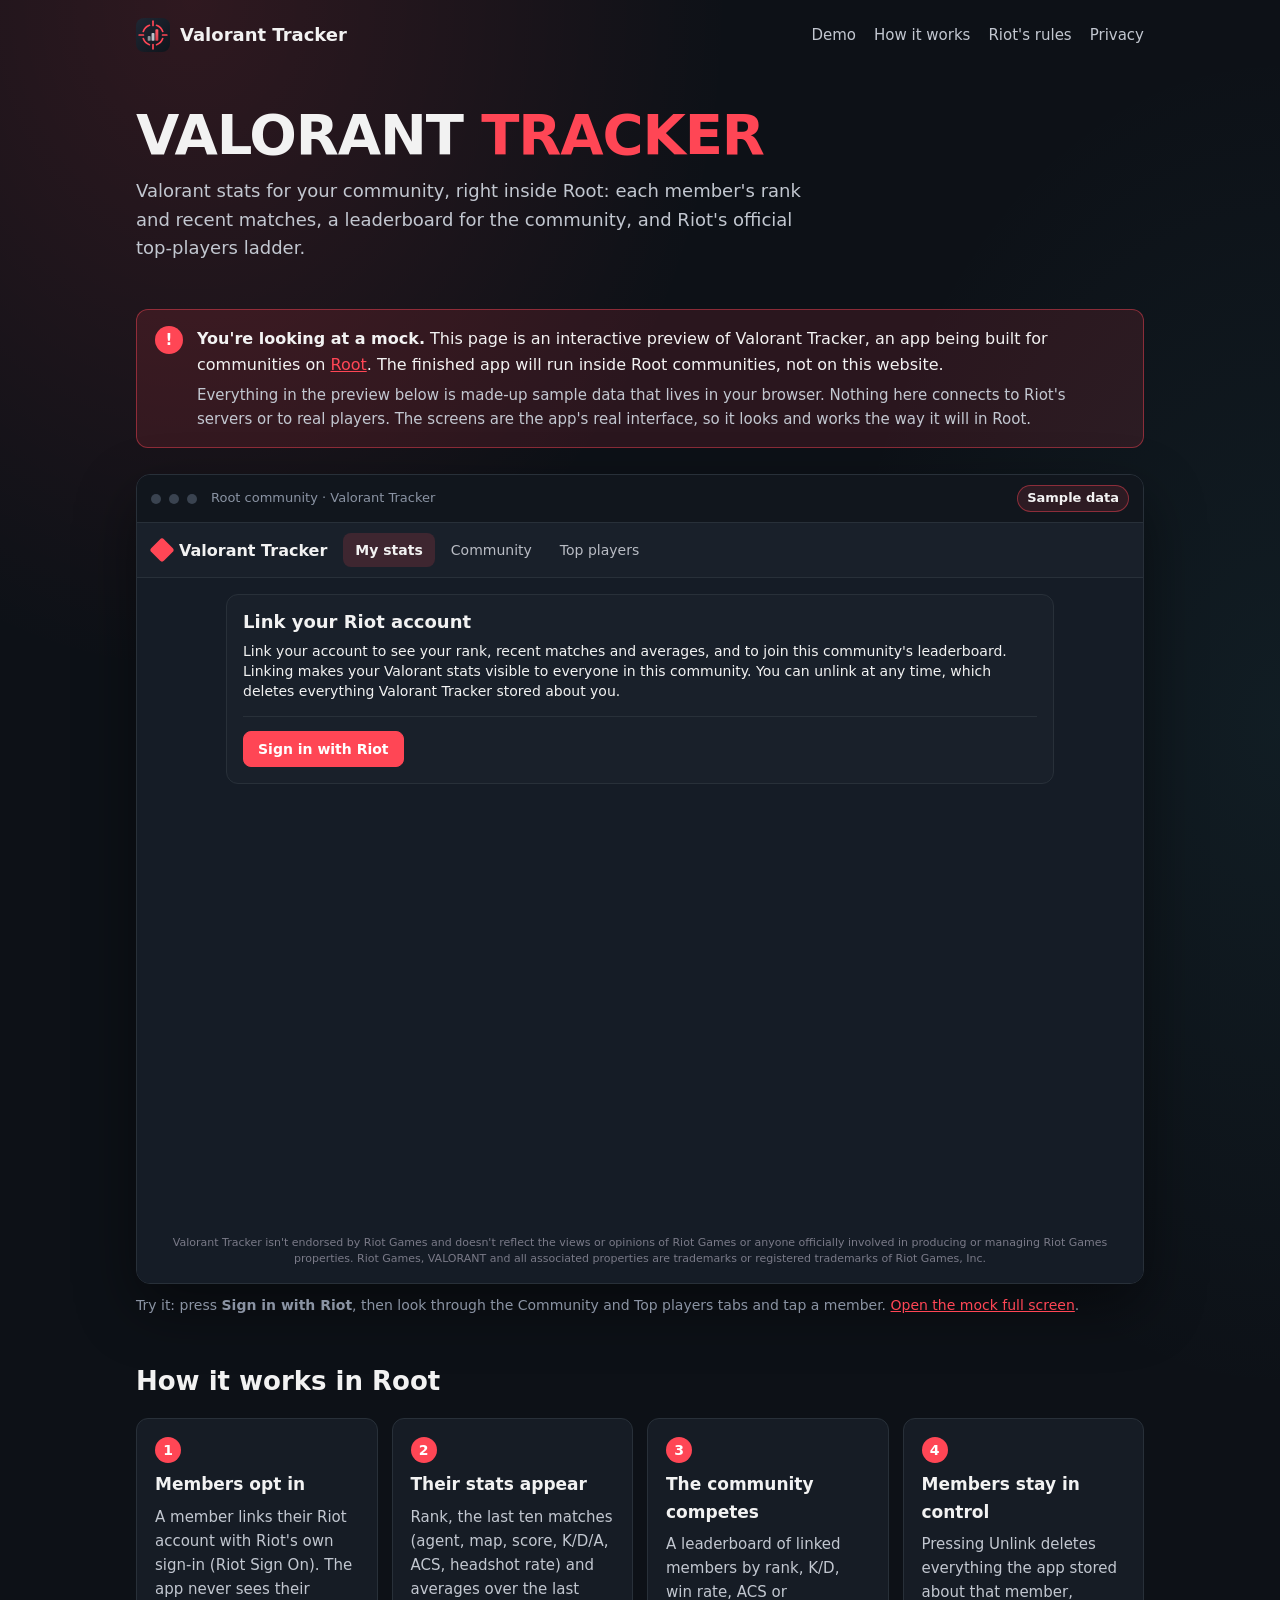
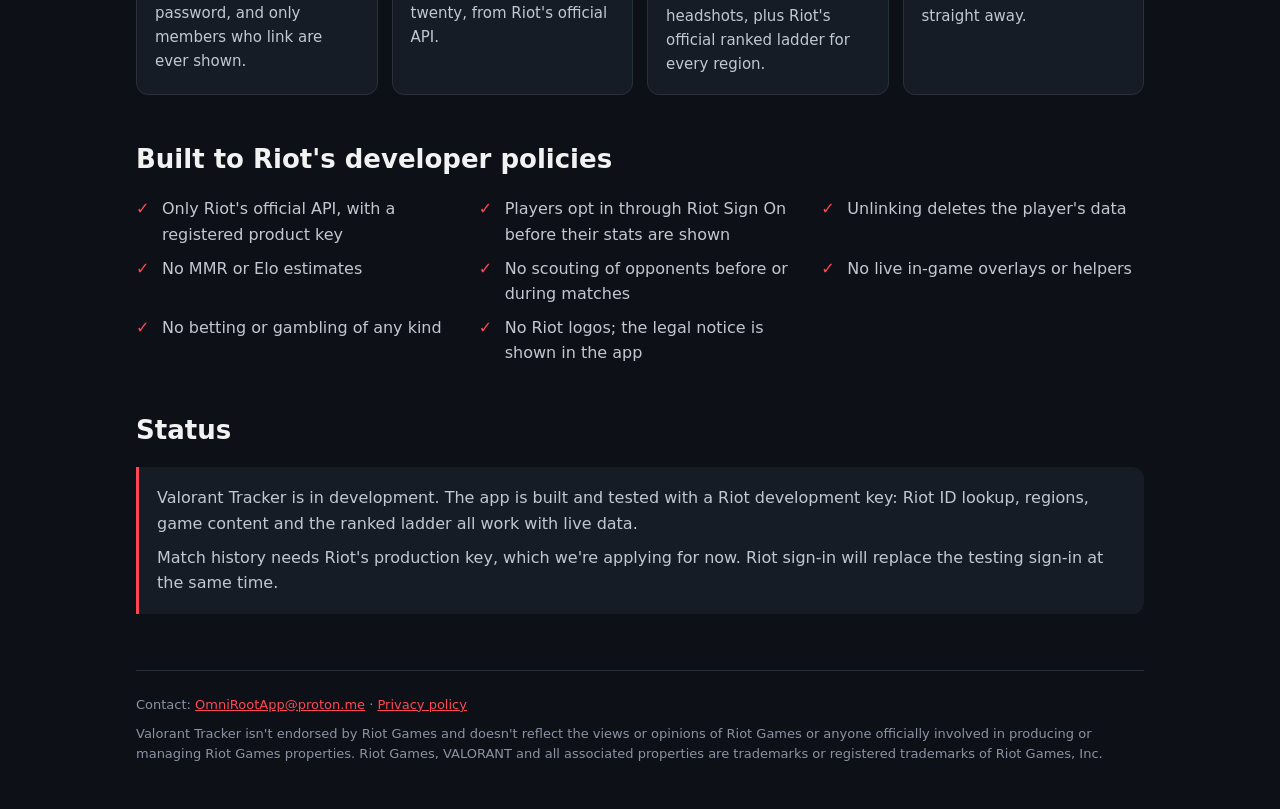
<file: index.html>
<!doctype html>
<html lang="en">
<head>
<meta charset="utf-8">
<meta name="viewport" content="width=device-width, initial-scale=1">
<title>Valorant Tracker for Root</title>
<meta name="description" content="Interactive mock of Valorant Tracker, an upcoming app that brings Valorant stats into Root communities.">
<link rel="icon" href="logo.svg" type="image/svg+xml">
<style>
  :root {
    color-scheme: dark;
    --bg: #0d1117;
    --surface: #161c25;
    --surface-2: #11161d;
    --border: #283039;
    --text: #f2f2f2;
    --text-2: #c2c7d0;
    --muted: #8a93a3;
    --accent: #ff4655;
    --accent-soft: rgba(255, 70, 85, .12);
  }
  * { box-sizing: border-box; }
  body {
    margin: 0;
    background:
      radial-gradient(ellipse 60% 40% at 15% 0%, rgba(255, 70, 85, .14), transparent 70%),
      radial-gradient(ellipse 50% 40% at 100% 30%, rgba(63, 168, 184, .08), transparent 70%),
      var(--bg);
    color: var(--text);
    font: 16px/1.6 system-ui, -apple-system, "Segoe UI", Roboto, sans-serif;
    -webkit-font-smoothing: antialiased;
  }
  a { color: var(--accent); }
  .wrap { max-width: 1040px; margin: 0 auto; padding: 0 16px; }

  header { display: flex; align-items: center; justify-content: space-between; gap: 12px; padding: 18px 0; flex-wrap: wrap; }
  .brand { display: flex; align-items: center; gap: 10px; font-weight: 800; font-size: 18px; color: var(--text); text-decoration: none; }
  .brand img { width: 34px; height: 34px; }
  nav { display: flex; gap: 18px; flex-wrap: wrap; }
  nav a { color: var(--text-2); text-decoration: none; font-size: 15px; }
  nav a:hover { color: var(--text); }

  .hero { padding: 36px 0 20px; }
  .hero h1 { margin: 0 0 12px; font-size: clamp(34px, 6vw, 56px); line-height: 1.05; font-weight: 900; letter-spacing: -.02em; text-transform: uppercase; }
  .hero h1 span { color: var(--accent); }
  .hero p { margin: 0; max-width: 680px; font-size: 18px; color: var(--text-2); }

  .notice { display: flex; gap: 14px; margin: 26px 0; padding: 16px 18px; border: 1px solid rgba(255, 70, 85, .45); border-radius: 12px; background: var(--accent-soft); }
  .notice b.icon { flex: none; display: grid; place-items: center; width: 28px; height: 28px; border-radius: 50%; background: var(--accent); color: #fff; font-size: 15px; }
  .notice p { margin: 0; color: var(--text); }
  .notice p + p { margin-top: 6px; color: var(--text-2); font-size: 15px; }

  .demo { border: 1px solid var(--border); border-radius: 14px; overflow: hidden; background: var(--surface); box-shadow: 0 24px 60px rgba(0, 0, 0, .45); }
  .demo-bar { display: flex; align-items: center; gap: 8px; padding: 10px 14px; border-bottom: 1px solid var(--border); background: var(--surface-2); font-size: 13px; color: var(--muted); }
  .demo-bar i { width: 10px; height: 10px; border-radius: 50%; background: #3a4350; }
  .demo-bar span { margin-left: 6px; }
  .demo-bar .label { margin-left: auto; padding: 2px 9px; border-radius: 999px; background: var(--accent-soft); border: 1px solid rgba(255, 70, 85, .45); color: var(--text); font-weight: 600; }
  .demo iframe { display: block; width: 100%; height: 760px; border: 0; background: #151c26; }
  .demo-foot { margin: 10px 0 0; font-size: 14px; color: var(--muted); }

  section { padding: 44px 0 0; }
  h2 { margin: 0 0 16px; font-size: 26px; }
  .grid { display: grid; grid-template-columns: repeat(auto-fit, minmax(240px, 1fr)); gap: 14px; }
  .card { padding: 18px; border: 1px solid var(--border); border-radius: 12px; background: var(--surface); }
  .card h3 { margin: 0 0 6px; font-size: 17px; }
  .card p { margin: 0; color: var(--text-2); font-size: 15px; }
  .step { display: inline-grid; place-items: center; width: 26px; height: 26px; margin-bottom: 8px; border-radius: 50%; background: var(--accent); color: #fff; font-weight: 800; font-size: 14px; }
  ul.rules { margin: 0; padding: 0; list-style: none; display: grid; grid-template-columns: repeat(auto-fit, minmax(300px, 1fr)); gap: 8px 20px; }
  ul.rules li { padding-left: 26px; position: relative; color: var(--text-2); }
  ul.rules li::before { content: "✓"; position: absolute; left: 0; color: var(--accent); font-weight: 800; }
  .status { padding: 18px; border-left: 3px solid var(--accent); background: var(--surface); border-radius: 0 12px 12px 0; color: var(--text-2); }
  .status p { margin: 0; }
  .status p + p { margin-top: 8px; }

  footer { margin-top: 56px; padding: 24px 0 36px; border-top: 1px solid var(--border); color: var(--muted); font-size: 13px; }
  footer p { margin: 0 0 8px; }

  @media (max-width: 640px) {
    .demo iframe { height: 680px; }
    .hero p { font-size: 16px; }
  }
</style>
</head>
<body>
<div class="wrap">
  <header>
    <a class="brand" href="./"><img src="logo.svg" alt="">Valorant Tracker</a>
    <nav>
      <a href="#demo">Demo</a>
      <a href="#how">How it works</a>
      <a href="#rules">Riot's rules</a>
      <a href="privacy.html">Privacy</a>
    </nav>
  </header>

  <div class="hero">
    <h1>Valorant <span>Tracker</span></h1>
    <p>Valorant stats for your community, right inside Root: each member's rank and recent matches, a leaderboard for the community, and Riot's official top-players ladder.</p>
  </div>

  <div class="notice" role="note">
    <b class="icon" aria-hidden="true">!</b>
    <div>
      <p><strong>You're looking at a mock.</strong> This page is an interactive preview of Valorant Tracker, an app being built for communities on <a href="https://www.rootapp.com" rel="noopener">Root</a>. The finished app will run inside Root communities, not on this website.</p>
      <p>Everything in the preview below is made-up sample data that lives in your browser. Nothing here connects to Riot's servers or to real players. The screens are the app's real interface, so it looks and works the way it will in Root.</p>
    </div>
  </div>

  <div id="demo" class="demo">
    <div class="demo-bar"><i></i><i></i><i></i><span>Root community · Valorant Tracker</span><b class="label">Sample data</b></div>
    <iframe src="demo/index.html" title="Valorant Tracker interactive mock"></iframe>
  </div>
  <p class="demo-foot">Try it: press <b>Sign in with Riot</b>, then look through the Community and Top players tabs and tap a member. <a href="demo/index.html" target="_blank" rel="noopener">Open the mock full screen</a>.</p>

  <section id="how">
    <h2>How it works in Root</h2>
    <div class="grid">
      <div class="card"><span class="step">1</span><h3>Members opt in</h3><p>A member links their Riot account with Riot's own sign-in (Riot Sign On). The app never sees their password, and only members who link are ever shown.</p></div>
      <div class="card"><span class="step">2</span><h3>Their stats appear</h3><p>Rank, the last ten matches (agent, map, score, K/D/A, ACS, headshot rate) and averages over the last twenty, from Riot's official API.</p></div>
      <div class="card"><span class="step">3</span><h3>The community competes</h3><p>A leaderboard of linked members by rank, K/D, win rate, ACS or headshots, plus Riot's official ranked ladder for every region.</p></div>
      <div class="card"><span class="step">4</span><h3>Members stay in control</h3><p>Pressing Unlink deletes everything the app stored about that member, straight away.</p></div>
    </div>
  </section>

  <section id="rules">
    <h2>Built to Riot's developer policies</h2>
    <ul class="rules">
      <li>Only Riot's official API, with a registered product key</li>
      <li>Players opt in through Riot Sign On before their stats are shown</li>
      <li>Unlinking deletes the player's data</li>
      <li>No MMR or Elo estimates</li>
      <li>No scouting of opponents before or during matches</li>
      <li>No live in-game overlays or helpers</li>
      <li>No betting or gambling of any kind</li>
      <li>No Riot logos; the legal notice is shown in the app</li>
    </ul>
  </section>

  <section id="status">
    <h2>Status</h2>
    <div class="status">
      <p>Valorant Tracker is in development. The app is built and tested with a Riot development key: Riot ID lookup, regions, game content and the ranked ladder all work with live data.</p>
      <p>Match history needs Riot's production key, which we're applying for now. Riot sign-in will replace the testing sign-in at the same time.</p>
    </div>
  </section>

  <footer>
    <p>Contact: <a href="mailto:OmniRootApp@proton.me">OmniRootApp@proton.me</a> · <a href="privacy.html">Privacy policy</a></p>
    <p>Valorant Tracker isn't endorsed by Riot Games and doesn't reflect the views or opinions of Riot Games or anyone officially involved in producing or managing Riot Games properties. Riot Games, VALORANT and all associated properties are trademarks or registered trademarks of Riot Games, Inc.</p>
  </footer>
</div>
</body>
</html>
</file>
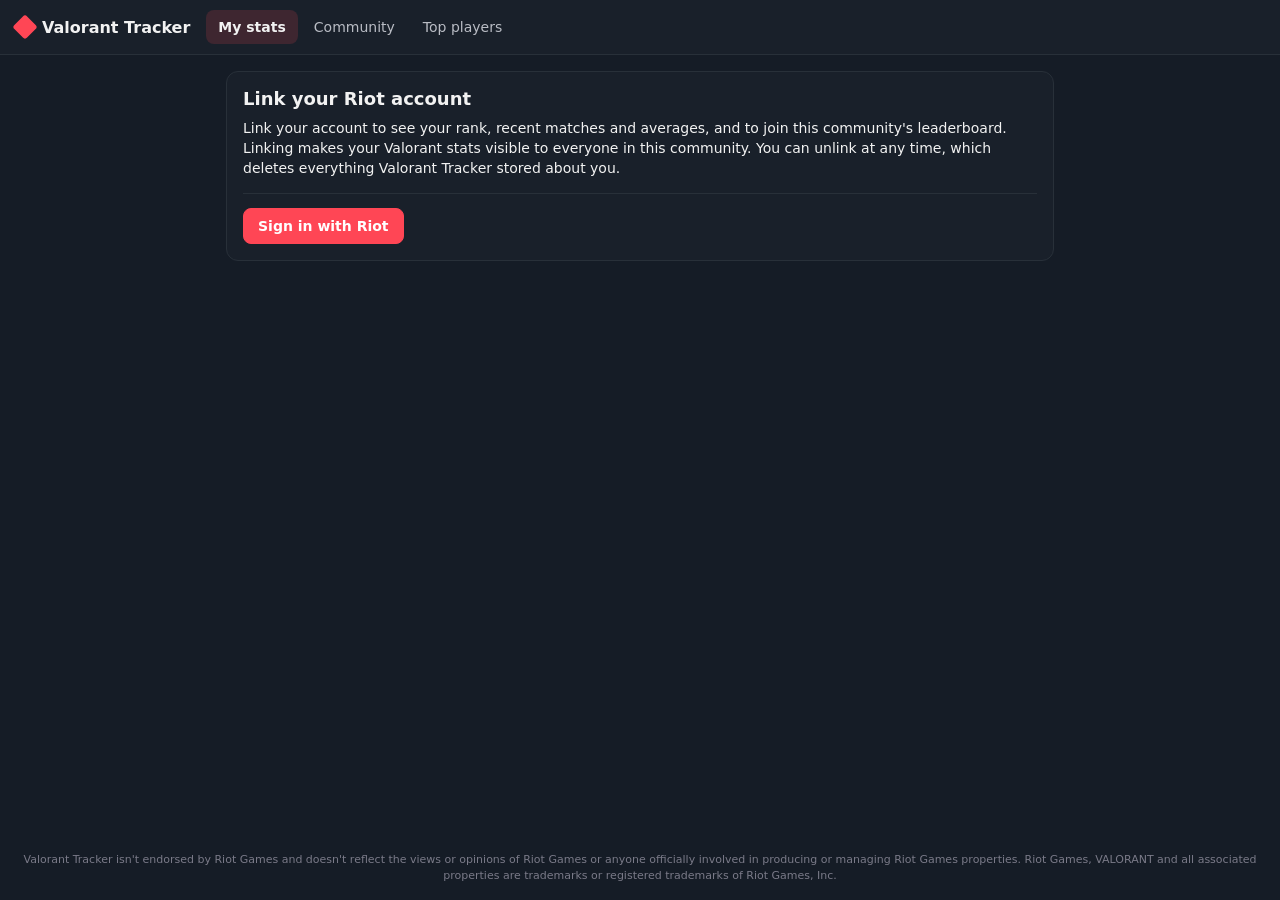
<file: demo/index.html>
<!doctype html>
<html lang="en">
  <head>
    <meta charset="utf-8" />
    <meta name="viewport" content="width=device-width, initial-scale=1" />
    <meta name="description" content="Valorant Tracker" />
    <title>Valorant Tracker</title>
    <script>
      // Local testing only: the dev server runs on these ports (set in server/.env) so it doesn't
      // clash with GameHub (18080-18082) or the project on 8080-8082.
      if (location.hostname === "localhost" || location.hostname === "127.0.0.1") {
        window.__rootDevConfig = { wsPort: 18180, httpPort: 18181, wsUpdatePort: 18182 };
      }
    </script>
    <script type="module" crossorigin src="./assets/index-bXhIFFec.js"></script>
    <link rel="stylesheet" crossorigin href="./assets/index-BJ7CQq2V.css">
  </head>

  <body>
    <div id="root"></div>
  </body>
</html>
</file>
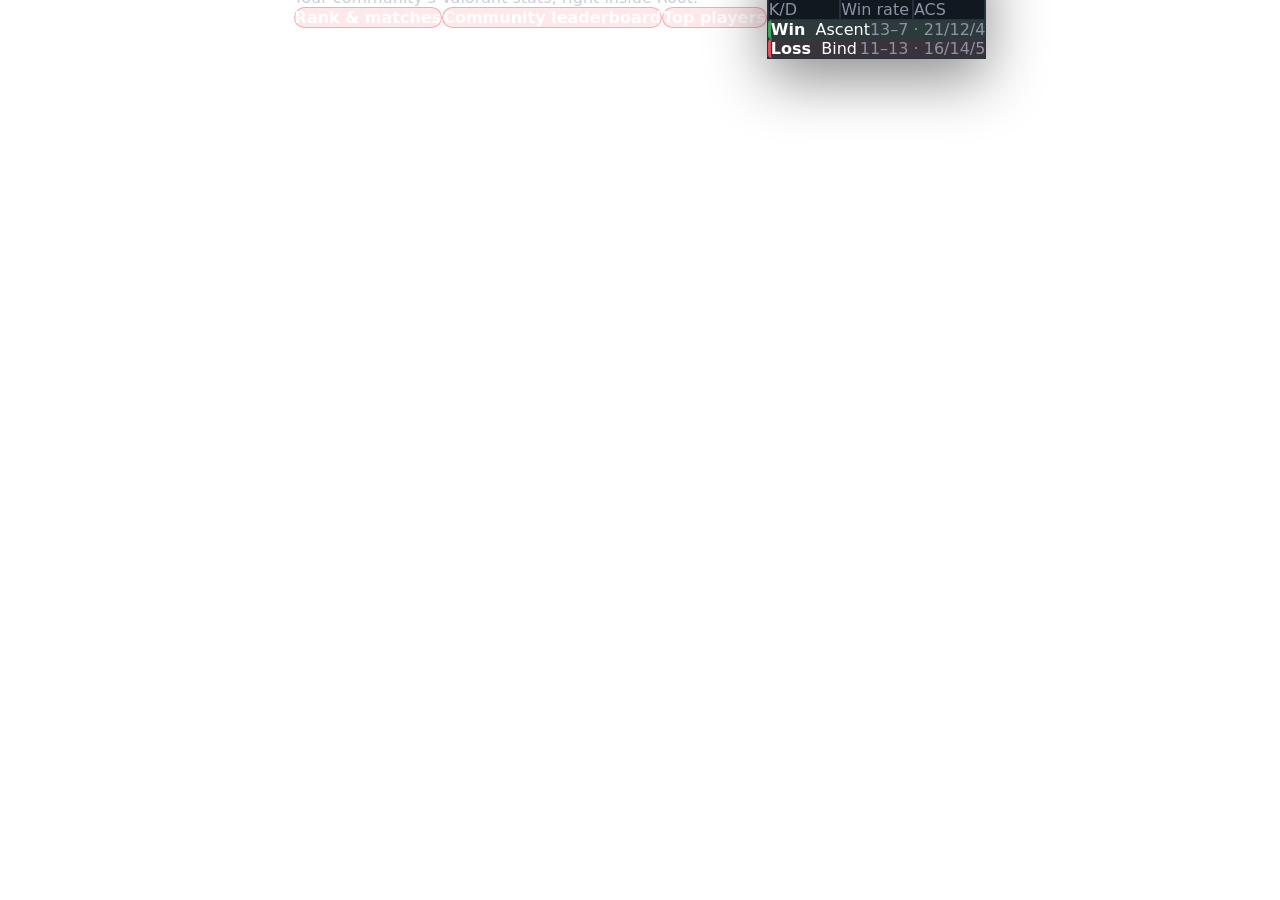
<file: banner.html>
<!doctype html>
<html><head><meta charset="utf-8"><style>
html,body{margin:0}
body{width:var(--w);height:var(--h);overflow:hidden;font-family:"Inter","Segoe UI",system-ui,sans-serif;color:#fff;position:relative;
 background:radial-gradient(ellipse 45% 85% at 18% 45%, rgba(255,70,85,.22) 0%, transparent 70%),
            radial-gradient(ellipse 45% 90% at 92% 100%, rgba(63,168,184,.18) 0%, transparent 70%),
            linear-gradient(110deg,#161c25 0%,#10151c 55%,#0b0f15 100%)}
.grid{position:absolute;inset:0;background-image:linear-gradient(rgba(255,255,255,.035) 1px,transparent 1px),linear-gradient(90deg,rgba(255,255,255,.035) 1px,transparent 1px);background-size:calc(var(--h)*.1) calc(var(--h)*.1)}
.slash{position:absolute;top:-10%;height:120%;width:calc(var(--h)*.06);background:#ff4655;opacity:.12;transform:skewX(-18deg)}
.wrap{position:absolute;inset:0;display:flex;align-items:center;justify-content:center;gap:calc(var(--h)*.1)}
.left{display:flex;align-items:center;gap:calc(var(--h)*.07)}
.logo{width:calc(var(--h)*.42);height:calc(var(--h)*.42);filter:drop-shadow(0 16px 36px rgba(255,70,85,.3))}
h1{margin:0;font-size:calc(var(--h)*.2);font-weight:900;letter-spacing:-.02em;line-height:1;text-transform:uppercase}
h1 span{color:#ff4655}
p{margin:calc(var(--h)*.035) 0 calc(var(--h)*.05);font-size:calc(var(--h)*.062);color:#c9ced8}
.pills{display:flex;gap:calc(var(--h)*.02)}
.pill{padding:calc(var(--h)*.014) calc(var(--h)*.034);border-radius:999px;background:rgba(255,70,85,.12);border:1.5px solid rgba(255,70,85,.4);font-size:calc(var(--h)*.042);font-weight:600;white-space:nowrap}
.card{width:calc(var(--h)*.9);padding:calc(var(--h)*.045);border-radius:calc(var(--h)*.04);background:rgba(25,32,42,.92);border:1px solid #2a333e;box-shadow:0 20px 60px rgba(0,0,0,.45)}
.card .head{display:flex;align-items:center;gap:calc(var(--h)*.035);margin-bottom:calc(var(--h)*.035)}
.tier{width:calc(var(--h)*.11);height:calc(var(--h)*.11);display:grid;place-items:center}
.tier::before{content:"";grid-area:1/1;width:72%;height:72%;transform:rotate(45deg);border-radius:4px;background:#c58df0}
.tier b{grid-area:1/1;position:relative;color:#10141a;font-size:calc(var(--h)*.035)}
.name{font-weight:800;font-size:calc(var(--h)*.05)}
.sub{color:#8a93a3;font-size:calc(var(--h)*.032)}
.stats{display:grid;grid-template-columns:repeat(3,1fr);gap:calc(var(--h)*.018);margin-bottom:calc(var(--h)*.03)}
.stats div{background:#121820;border:1px solid #27303b;border-radius:calc(var(--h)*.018);padding:calc(var(--h)*.022)}
.stats strong{display:block;font-size:calc(var(--h)*.05)}
.stats span{color:#8a93a3;font-size:calc(var(--h)*.028)}
.m{display:flex;justify-content:space-between;align-items:center;padding:calc(var(--h)*.016) calc(var(--h)*.022);border-left:3px solid #3fa45b;background:rgba(63,164,91,.08);border-radius:4px;font-size:calc(var(--h)*.032);margin-top:calc(var(--h)*.012)}
.m.l{border-left-color:#e0505d;background:rgba(224,80,93,.08)}
.m em{font-style:normal;color:#8a93a3}
</style></head><body>
<div class="grid"></div>
<div class="slash" style="left:6%"></div><div class="slash" style="left:9%;opacity:.06"></div>
<div class="slash" style="right:4%;opacity:.07"></div>
<div class="wrap">
  <div class="left">
    <svg class="logo" viewBox="0 0 64 64">
  
  <defs>
    <linearGradient id="bg" x1="0" y1="0" x2="1" y2="1">
      <stop offset="0" stop-color="#1f2733"/>
      <stop offset="1" stop-color="#0f141b"/>
    </linearGradient>
    <linearGradient id="red" x1="0" y1="1" x2="0" y2="0">
      <stop offset="0" stop-color="#d93a48"/>
      <stop offset="1" stop-color="#ff5a67"/>
    </linearGradient>
  </defs>
  <rect width="64" height="64" rx="15" fill="url(#bg)"/>
  
  <g fill="none" stroke="#ff4655" stroke-width="3.2" stroke-linecap="round">
    <path d="M38.67 13.68A19.5 19.5 0 0 1 50.32 25.33"/>
    <path d="M38.67 13.68A19.5 19.5 0 0 1 50.32 25.33" transform="rotate(90 32 32)"/>
    <path d="M38.67 13.68A19.5 19.5 0 0 1 50.32 25.33" transform="rotate(180 32 32)"/>
    <path d="M38.67 13.68A19.5 19.5 0 0 1 50.32 25.33" transform="rotate(270 32 32)"/>
  </g>
  <g stroke="#ff4655" stroke-width="3.2" stroke-linecap="round">
    <path d="M32 6v8"/><path d="M58 32h-8"/><path d="M32 58v-8"/><path d="M6 32h8"/>
  </g>
  
  <rect x="22" y="34" width="5.5" height="9" rx="1.6" fill="#e8ecf2" opacity=".55"/>
  <rect x="29.25" y="28" width="5.5" height="15" rx="1.6" fill="#e8ecf2" opacity=".8"/>
  <rect x="36.5" y="21" width="5.5" height="22" rx="1.6" fill="url(#red)"/>
</svg>
    <div>
      <h1>Valorant <span>Tracker</span></h1>
      <p>Your community's Valorant stats, right inside Root.</p>
      <div class="pills"><span class="pill">Rank &amp; matches</span><span class="pill">Community leaderboard</span><span class="pill">Top players</span></div>
    </div>
  </div>
  <div class="card" id="card">
    <div class="head"><span class="tier"><b>D2</b></span><div><div class="name">Player#EUW</div><div class="sub">Diamond 2 · Europe</div></div></div>
    <div class="stats"><div><strong>1.24</strong><span>K/D</span></div><div><strong>65%</strong><span>Win rate</span></div><div><strong>236</strong><span>ACS</span></div></div>
    <div class="m"><span><b>Win</b> &nbsp;Ascent</span><em>13–7 · 21/12/4</em></div>
    <div class="m l"><span><b>Loss</b> &nbsp;Bind</span><em>11–13 · 16/14/5</em></div>
  </div>
</div>
</body></html>
</file>
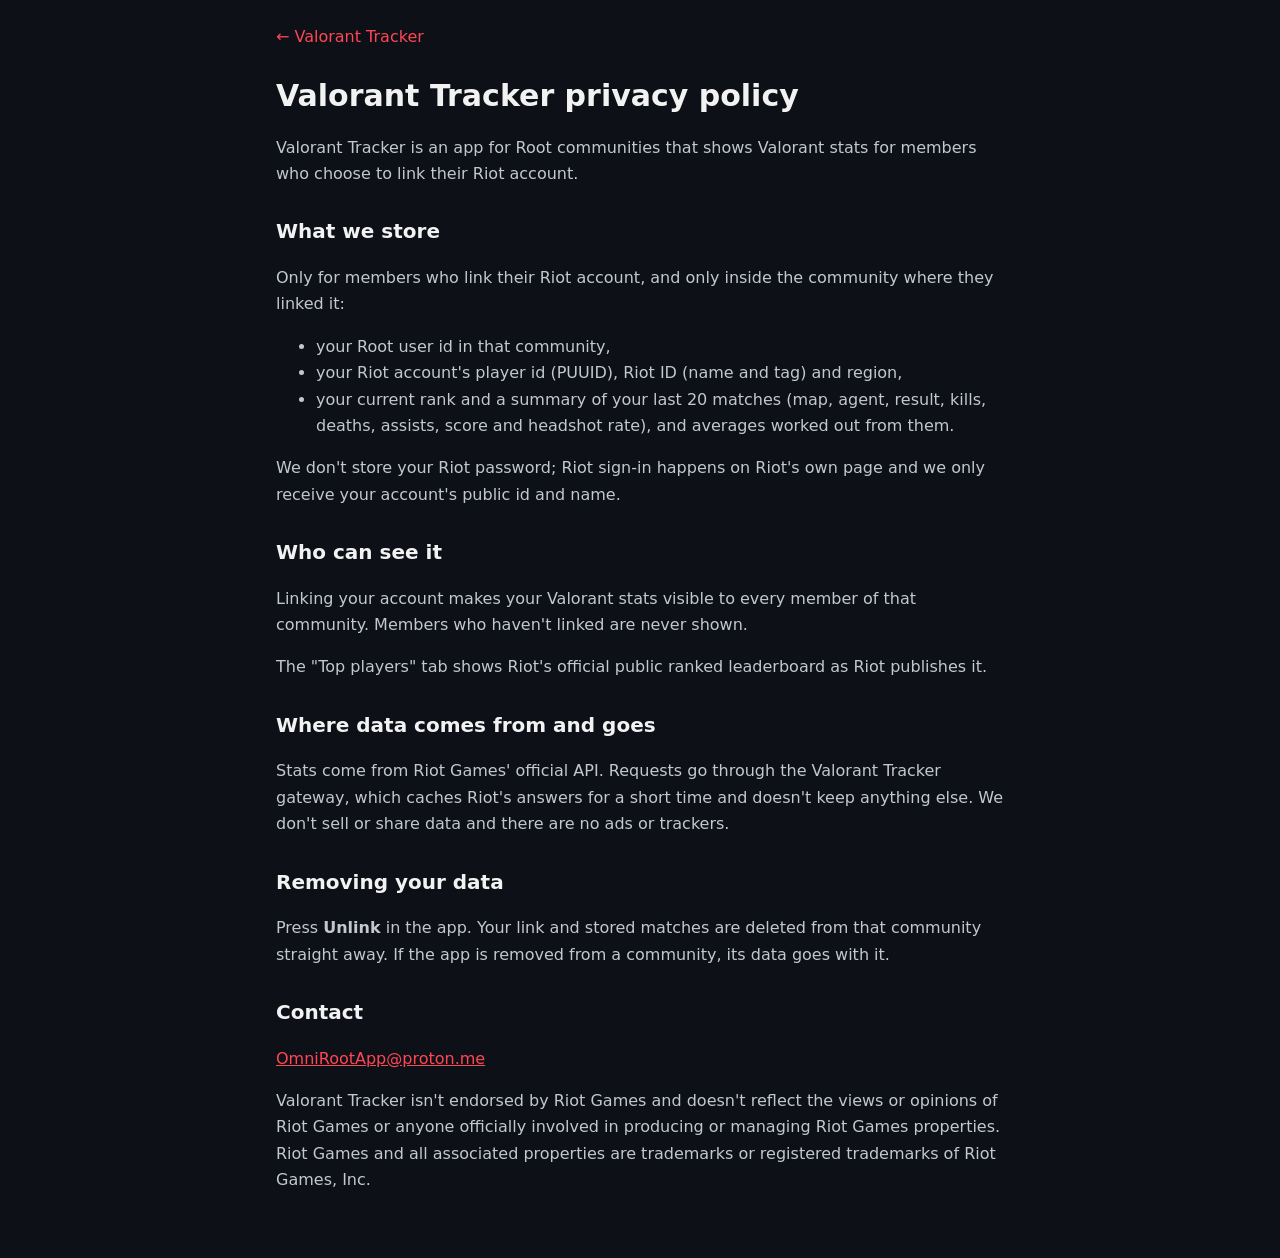
<file: privacy.html>
<!doctype html>
<html lang="en"><head><meta charset="utf-8"><meta name="viewport" content="width=device-width, initial-scale=1">
<title>Valorant Tracker privacy policy</title><link rel="icon" href="logo.svg" type="image/svg+xml">
<style>
:root{color-scheme:dark}*{box-sizing:border-box}
body{margin:0;background:#0d1117;color:#f2f2f2;font:16px/1.65 system-ui,-apple-system,"Segoe UI",Roboto,sans-serif}
main{max-width:760px;margin:0 auto;padding:24px 16px 48px}a{color:#ff4655}
h1{font-size:30px;line-height:1.2}h2{font-size:20px;margin-top:28px}p,li{color:#c2c7d0}
.back{display:inline-block;margin-bottom:8px;text-decoration:none}
</style></head><body><main><a class="back" href="./">← Valorant Tracker</a>
<h1>Valorant Tracker privacy policy</h1>
<p>Valorant Tracker is an app for Root communities that shows Valorant stats for members who choose to link their Riot account.</p>
<h2>What we store</h2>
<p>Only for members who link their Riot account, and only inside the community where they linked it:</p>
<ul><li>your Root user id in that community,</li><li>your Riot account's player id (PUUID), Riot ID (name and tag) and region,</li><li>your current rank and a summary of your last 20 matches (map, agent, result, kills, deaths, assists, score and headshot rate), and averages worked out from them.</li></ul>
<p>We don't store your Riot password; Riot sign-in happens on Riot's own page and we only receive your account's public id and name.</p>
<h2>Who can see it</h2>
<p>Linking your account makes your Valorant stats visible to every member of that community. Members who haven't linked are never shown.</p>
<p>The "Top players" tab shows Riot's official public ranked leaderboard as Riot publishes it.</p>
<h2>Where data comes from and goes</h2>
<p>Stats come from Riot Games' official API. Requests go through the Valorant Tracker gateway, which caches Riot's answers for a short time and doesn't keep anything else. We don't sell or share data and there are no ads or trackers.</p>
<h2>Removing your data</h2>
<p>Press <strong>Unlink</strong> in the app. Your link and stored matches are deleted from that community straight away. If the app is removed from a community, its data goes with it.</p>
<h2>Contact</h2>
<p><a href="mailto:OmniRootApp@proton.me">OmniRootApp@proton.me</a></p>
<p>Valorant Tracker isn't endorsed by Riot Games and doesn't reflect the views or opinions of Riot Games or anyone officially involved in producing or managing Riot Games properties. Riot Games and all associated properties are trademarks or registered trademarks of Riot Games, Inc.</p>
</main></body></html>
</file>
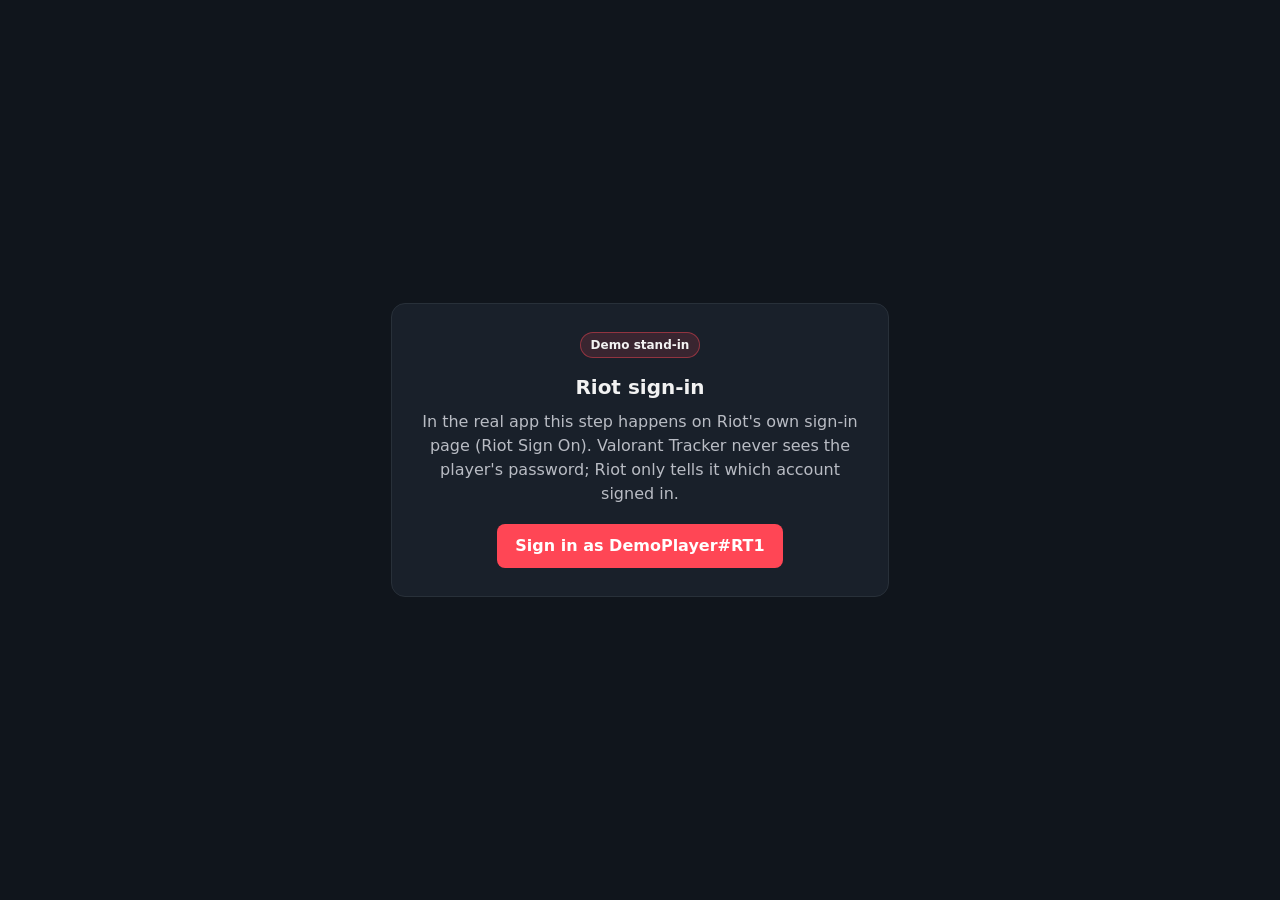
<file: demo/riot-sign-in-demo.html>
<!doctype html>
<html lang="en">
<head>
<meta charset="utf-8">
<meta name="viewport" content="width=device-width, initial-scale=1">
<title>Riot sign-in (demo stand-in)</title>
<style>
  :root { color-scheme: dark; }
  body { margin: 0; min-height: 100vh; display: grid; place-items: center; background: #10151c; color: #f2f2f2; font: 16px/1.5 system-ui, -apple-system, "Segoe UI", sans-serif; }
  main { max-width: 440px; margin: 16px; padding: 28px; background: #19202a; border: 1px solid #283039; border-radius: 14px; text-align: center; }
  h1 { font-size: 20px; margin: 0 0 8px; }
  p { color: #b9bcc4; margin: 0 0 18px; }
  .tag { display: inline-block; margin-bottom: 14px; padding: 3px 10px; border-radius: 999px; background: rgba(255,70,85,.14); border: 1px solid rgba(255,70,85,.45); font-size: 12px; font-weight: 600; }
  button { font: inherit; font-weight: 700; padding: 10px 18px; border: 0; border-radius: 8px; background: #ff4655; color: #fff; cursor: pointer; }
  .done { display: none; }
</style>
</head>
<body>
<main>
  <span class="tag">Demo stand-in</span>
  <div id="ask">
    <h1>Riot sign-in</h1>
    <p>In the real app this step happens on Riot's own sign-in page (Riot Sign On). Valorant Tracker never sees the player's password; Riot only tells it which account signed in.</p>
    <button id="go">Sign in as DemoPlayer#RT1</button>
  </div>
  <div id="done" class="done">
    <h1>You're linked!</h1>
    <p>Go back to the demo tab. It updates by itself in a few seconds.</p>
  </div>
</main>
<script>
  document.getElementById("go").addEventListener("click", function () {
    try { localStorage.setItem("vt-demo-signed-in", "1"); } catch (e) {}
    document.getElementById("ask").style.display = "none";
    document.getElementById("done").style.display = "block";
    setTimeout(function () { window.close(); }, 1500);
  });
</script>
</body>
</html>
</file>
<file: demo/assets/index-BJ7CQq2V.css>
:root{--ss-bg: var(--rootsdk-background-primary, #151c26);--ss-surface: var(--rootsdk-background-secondary, #19202a);--ss-surface-2: var(--rootsdk-background-tertiary, #101721);--ss-text: var(--rootsdk-text-primary, #f2f2f2);--ss-text-2: var(--rootsdk-text-secondary, #b9bcc4);--ss-muted: var(--rootsdk-text-tertiary, #7a7a88);--ss-border: var(--rootsdk-border, #283039);--ss-input: var(--rootsdk-input, #11161a);--ss-accent: #ff4655;--ss-error: var(--rootsdk-error, #f0616d);--ss-on-accent: #ffffff;--ss-win: #3fa45b;--ss-loss: #e0505d;--ss-accent-soft: color-mix(in srgb, var(--ss-accent) 16%, transparent);--ss-hover: color-mix(in srgb, var(--ss-text) 6%, transparent);--ss-radius: 12px;--ss-radius-sm: 8px}*{box-sizing:border-box}body{margin:0;background:var(--ss-bg);color:var(--ss-text);font-family:system-ui,-apple-system,Segoe UI,Roboto,sans-serif;font-size:14px;line-height:1.45;-webkit-font-smoothing:antialiased}button{font:inherit;color:inherit;cursor:pointer}button:disabled{cursor:default;opacity:.55}button:focus-visible,a:focus-visible,input:focus-visible{outline:2px solid var(--ss-accent);outline-offset:2px}h2,h3{margin:0;line-height:1.2}h2{font-size:18px}h3{font-size:14px;margin-bottom:8px}.ss-muted{color:var(--ss-muted)}.ss-small{font-size:12px}.ss{min-height:100vh;display:flex;flex-direction:column}.ss-header{position:sticky;top:0;z-index:5;display:flex;align-items:center;gap:16px;padding:10px 16px;background:var(--ss-surface);border-bottom:1px solid var(--ss-border);flex-wrap:wrap}.ss-brand{display:flex;align-items:center;gap:8px;font-weight:700;font-size:16px}.ss-logo{width:18px;height:18px;background:var(--ss-accent);transform:rotate(45deg);border-radius:3px}.ss-tabs{display:flex;gap:4px;overflow-x:auto}.ss-tabs button{padding:7px 12px;border:0;border-radius:var(--ss-radius-sm);background:transparent;color:var(--ss-text-2);white-space:nowrap}.ss-tabs button:hover{background:var(--ss-hover)}.ss-tabs button.active{background:var(--ss-accent-soft);color:var(--ss-text);font-weight:600}.ss-main{flex:1;width:100%;max-width:860px;margin:0 auto;padding:16px}.ss-footer{padding:12px 16px 16px;text-align:center;font-size:11px;color:var(--ss-muted)}.ss-section-head{display:flex;align-items:baseline;justify-content:space-between;gap:12px;margin-bottom:12px;flex-wrap:wrap}.ss-panel{background:var(--ss-surface);border:1px solid var(--ss-border);border-radius:var(--ss-radius);padding:16px;margin-bottom:12px}.ss-panel p{margin:0 0 10px}.ss-message{margin:0 0 12px;padding:10px 12px;border-radius:var(--ss-radius-sm);background:color-mix(in srgb,var(--ss-error) 14%,transparent);color:var(--ss-text)}.ss-row{display:flex;align-items:center;gap:8px;flex-wrap:wrap}.ss-button{display:inline-flex;align-items:center;justify-content:center;padding:7px 14px;border:1px solid var(--ss-border);border-radius:var(--ss-radius-sm);background:var(--ss-surface-2);color:var(--ss-text);text-decoration:none;white-space:nowrap}.ss-button:hover:not(:disabled){background:var(--ss-hover)}.ss-button.primary{background:var(--ss-accent);border-color:var(--ss-accent);color:var(--ss-on-accent);font-weight:600}.ss-button.primary:hover:not(:disabled){background:color-mix(in srgb,var(--ss-accent) 85%,black)}.ss-button.danger{border-color:var(--ss-error);color:var(--ss-error)}.ss-button.subtle{background:transparent;border-color:transparent;color:var(--ss-text-2)}.ss-back{margin-bottom:8px;padding-left:0}.ss-linkish{padding:0;border:0;background:none;color:var(--ss-accent);text-decoration:underline}.ss-input{flex:1;min-width:160px;padding:8px 10px;border:1px solid var(--ss-border);border-radius:var(--ss-radius-sm);background:var(--ss-input);color:var(--ss-text);font:inherit}.ss-pills{display:flex;gap:6px;flex-wrap:wrap;margin-bottom:12px}.ss-pill{padding:5px 12px;border:1px solid var(--ss-border);border-radius:999px;background:transparent;color:var(--ss-text-2)}.ss-pill.active{background:var(--ss-accent-soft);border-color:var(--ss-accent);color:var(--ss-text);font-weight:600}.ss-link h2{margin-bottom:8px}.ss-link-option{margin-top:14px;padding-top:14px;border-top:1px solid var(--ss-border)}.ss-link-option label{display:block;margin-bottom:6px;font-weight:600}.ss-link-option p{margin:8px 0 0}.ss-tier{--tier: transparent;flex:none;display:inline-grid;place-items:center;width:26px;height:26px}.ss-tier:before{content:"";grid-area:1 / 1;width:70%;height:70%;transform:rotate(45deg);border-radius:3px;background:var(--tier)}.ss-tier.none:before{background:transparent;border:1px dashed var(--ss-muted)}.ss-tier span{grid-area:1 / 1;position:relative;font-size:9px;font-weight:800;color:#10141a}.ss-tier.none span{color:var(--ss-muted)}.ss-tier.large{width:56px;height:56px}.ss-tier.large span{font-size:16px}.ss-profile-head{display:flex;align-items:center;gap:16px;flex-wrap:wrap}.ss-profile-id{flex:1;min-width:180px}.ss-profile-id h2{margin-bottom:4px;word-break:break-word}.ss-profile-id p{margin:0}.ss-profile-actions{display:flex;align-items:center;gap:6px;flex-wrap:wrap}.ss-stats{display:grid;grid-template-columns:repeat(auto-fit,minmax(110px,1fr));gap:8px;margin-bottom:6px}.ss-stats div{display:flex;flex-direction:column;gap:2px;padding:12px;background:var(--ss-surface);border:1px solid var(--ss-border);border-radius:var(--ss-radius-sm)}.ss-stats strong{font-size:18px;overflow:hidden;text-overflow:ellipsis;white-space:nowrap}.ss-stats span{font-size:12px;color:var(--ss-muted)}.ss-profile>.ss-small{margin:0 0 12px}.ss-matches{list-style:none;margin:0;padding:0}.ss-match{display:grid;grid-template-columns:48px 1fr auto auto;align-items:center;gap:12px;padding:8px 10px;border-left:3px solid var(--ss-border);border-radius:4px}.ss-match+.ss-match{margin-top:4px}.ss-match.win{border-left-color:var(--ss-win);background:color-mix(in srgb,var(--ss-win) 7%,transparent)}.ss-match.loss{border-left-color:var(--ss-loss);background:color-mix(in srgb,var(--ss-loss) 7%,transparent)}.ss-match-result{font-weight:700;font-size:12px}.ss-match.win .ss-match-result{color:var(--ss-win)}.ss-match.loss .ss-match-result{color:var(--ss-loss)}.ss-match-main,.ss-match-kda{display:flex;flex-direction:column;min-width:0}.ss-match-main .ss-muted,.ss-match-kda .ss-muted{font-size:12px}.ss-match-kda{text-align:right}.ss-match-score{font-variant-numeric:tabular-nums;color:var(--ss-text-2)}@media (max-width: 520px){.ss-match{grid-template-columns:40px 1fr auto}.ss-match-score{display:none}}.ss-rank-list{list-style:none;margin:0;padding:0}.ss-rank-list li>button,.ss-rank-list li>div{display:flex;align-items:center;gap:10px;width:100%;padding:8px;border:0;border-radius:var(--ss-radius-sm);background:transparent;text-align:left}.ss-rank-list li>button:hover{background:var(--ss-hover)}.ss-rank-list li.me>button{background:var(--ss-accent-soft)}.ss-rank{width:32px;text-align:center;font-weight:700;font-variant-numeric:tabular-nums}.ss-rank-name{flex:1;min-width:0;display:flex;flex-direction:column;overflow:hidden}.ss-rank-name .ss-muted{font-size:12px;overflow:hidden;text-overflow:ellipsis;white-space:nowrap}.ss-rank-value{font-weight:700;white-space:nowrap}.ss-pager{justify-content:space-between;margin-top:12px}
</file>
